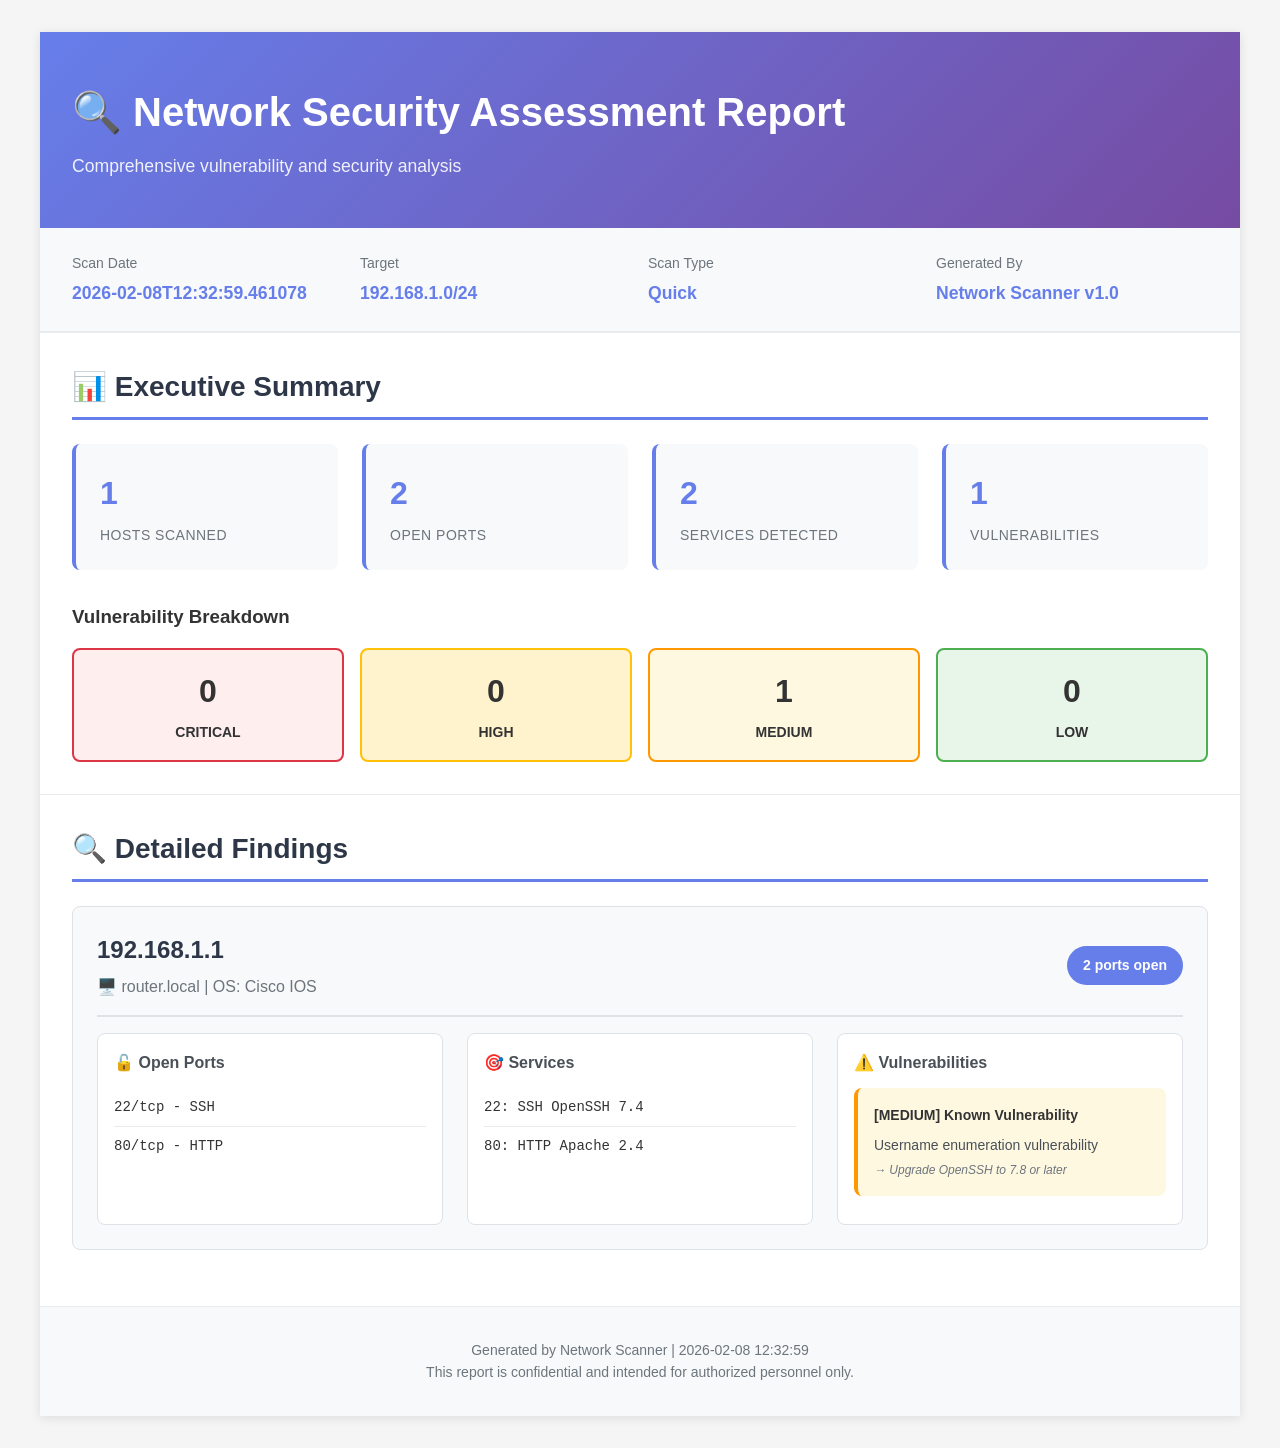
<file: reports/scan_report_20260208_123259.html>
<!DOCTYPE html>
<html lang="en">
<head>
    <meta charset="UTF-8">
    <meta name="viewport" content="width=device-width, initial-scale=1.0">
    <title>Network Security Assessment Report</title>
    <style>
        * {
            margin: 0;
            padding: 0;
            box-sizing: border-box;
        }
        
        body {
            font-family: -apple-system, BlinkMacSystemFont, 'Segoe UI', Roboto, sans-serif;
            background: #f5f5f5;
            color: #333;
            line-height: 1.6;
            padding: 2rem;
        }
        
        .container {
            max-width: 1200px;
            margin: 0 auto;
            background: white;
            box-shadow: 0 2px 10px rgba(0,0,0,0.1);
        }
        
        .header {
            background: linear-gradient(135deg, #667eea 0%, #764ba2 100%);
            color: white;
            padding: 3rem 2rem;
        }
        
        .header h1 {
            font-size: 2.5rem;
            margin-bottom: 0.5rem;
        }
        
        .header p {
            opacity: 0.9;
            font-size: 1.1rem;
        }
        
        .meta {
            background: #f8f9fa;
            padding: 1.5rem 2rem;
            border-bottom: 2px solid #e9ecef;
        }
        
        .meta-grid {
            display: grid;
            grid-template-columns: repeat(auto-fit, minmax(200px, 1fr));
            gap: 1rem;
        }
        
        .meta-item {
            display: flex;
            flex-direction: column;
        }
        
        .meta-label {
            font-size: 0.875rem;
            color: #6c757d;
            margin-bottom: 0.25rem;
        }
        
        .meta-value {
            font-size: 1.1rem;
            font-weight: 600;
            color: #667eea;
        }
        
        .section {
            padding: 2rem;
            border-bottom: 1px solid #e9ecef;
        }
        
        .section h2 {
            font-size: 1.75rem;
            margin-bottom: 1.5rem;
            color: #2d3748;
            border-bottom: 3px solid #667eea;
            padding-bottom: 0.5rem;
        }
        
        .stats-grid {
            display: grid;
            grid-template-columns: repeat(auto-fit, minmax(200px, 1fr));
            gap: 1.5rem;
            margin-bottom: 2rem;
        }
        
        .stat-card {
            background: #f8f9fa;
            padding: 1.5rem;
            border-radius: 8px;
            border-left: 4px solid #667eea;
        }
        
        .stat-value {
            font-size: 2rem;
            font-weight: 700;
            color: #667eea;
            margin-bottom: 0.25rem;
        }
        
        .stat-label {
            font-size: 0.875rem;
            color: #6c757d;
            text-transform: uppercase;
            letter-spacing: 0.5px;
        }
        
        .severity-grid {
            display: grid;
            grid-template-columns: repeat(4, 1fr);
            gap: 1rem;
            margin-top: 1rem;
        }
        
        .severity-card {
            padding: 1rem;
            border-radius: 8px;
            text-align: center;
        }
        
        .severity-card.critical {
            background: #fee;
            border: 2px solid #dc3545;
        }
        
        .severity-card.high {
            background: #fff3cd;
            border: 2px solid #ffc107;
        }
        
        .severity-card.medium {
            background: #fff8e1;
            border: 2px solid #ff9800;
        }
        
        .severity-card.low {
            background: #e8f5e9;
            border: 2px solid #4caf50;
        }
        
        .severity-count {
            font-size: 2rem;
            font-weight: 700;
            margin-bottom: 0.25rem;
        }
        
        .severity-label {
            font-size: 0.875rem;
            text-transform: uppercase;
            font-weight: 600;
        }
        
        .host-card {
            background: #f8f9fa;
            border: 1px solid #dee2e6;
            border-radius: 8px;
            padding: 1.5rem;
            margin-bottom: 1.5rem;
        }
        
        .host-header {
            display: flex;
            justify-content: space-between;
            align-items: center;
            margin-bottom: 1rem;
            padding-bottom: 1rem;
            border-bottom: 2px solid #dee2e6;
        }
        
        .host-title {
            font-size: 1.5rem;
            font-weight: 600;
            color: #2d3748;
        }
        
        .host-badge {
            background: #667eea;
            color: white;
            padding: 0.5rem 1rem;
            border-radius: 20px;
            font-size: 0.875rem;
            font-weight: 600;
        }
        
        .detail-grid {
            display: grid;
            grid-template-columns: repeat(auto-fit, minmax(300px, 1fr));
            gap: 1.5rem;
        }
        
        .detail-section {
            background: white;
            padding: 1rem;
            border-radius: 8px;
            border: 1px solid #dee2e6;
        }
        
        .detail-section h4 {
            font-size: 1rem;
            margin-bottom: 0.75rem;
            color: #495057;
        }
        
        .detail-list {
            list-style: none;
        }
        
        .detail-item {
            padding: 0.5rem 0;
            border-bottom: 1px solid #e9ecef;
            font-family: 'Courier New', monospace;
            font-size: 0.875rem;
        }
        
        .detail-item:last-child {
            border-bottom: none;
        }
        
        .vuln-item {
            padding: 1rem;
            margin-bottom: 0.75rem;
            border-radius: 8px;
            border-left: 4px solid;
        }
        
        .vuln-item.critical {
            background: #fee;
            border-color: #dc3545;
        }
        
        .vuln-item.high {
            background: #fff3cd;
            border-color: #ffc107;
        }
        
        .vuln-item.medium {
            background: #fff8e1;
            border-color: #ff9800;
        }
        
        .vuln-item.low {
            background: #e8f5e9;
            border-color: #4caf50;
        }
        
        .vuln-severity {
            font-weight: 700;
            font-size: 0.875rem;
            margin-bottom: 0.5rem;
        }
        
        .vuln-description {
            font-size: 0.875rem;
            color: #495057;
            margin-bottom: 0.25rem;
        }
        
        .vuln-recommendation {
            font-size: 0.75rem;
            color: #6c757d;
            font-style: italic;
        }
        
        .footer {
            padding: 2rem;
            text-align: center;
            background: #f8f9fa;
            color: #6c757d;
            font-size: 0.875rem;
        }
        
        @media print {
            body {
                padding: 0;
            }
            .container {
                box-shadow: none;
            }
        }
    </style>
</head>
<body>
    <div class="container">
        <!-- Header -->
        <div class="header">
            <h1>🔍 Network Security Assessment Report</h1>
            <p>Comprehensive vulnerability and security analysis</p>
        </div>
        
        <!-- Metadata -->
        <div class="meta">
            <div class="meta-grid">
                <div class="meta-item">
                    <span class="meta-label">Scan Date</span>
                    <span class="meta-value">2026-02-08T12:32:59.461078</span>
                </div>
                <div class="meta-item">
                    <span class="meta-label">Target</span>
                    <span class="meta-value">192.168.1.0/24</span>
                </div>
                <div class="meta-item">
                    <span class="meta-label">Scan Type</span>
                    <span class="meta-value">Quick</span>
                </div>
                <div class="meta-item">
                    <span class="meta-label">Generated By</span>
                    <span class="meta-value">Network Scanner v1.0</span>
                </div>
            </div>
        </div>
        
        <!-- Executive Summary -->
        <div class="section">
            <h2>📊 Executive Summary</h2>
            <div class="stats-grid">
                <div class="stat-card">
                    <div class="stat-value">1</div>
                    <div class="stat-label">Hosts Scanned</div>
                </div>
                <div class="stat-card">
                    <div class="stat-value">2</div>
                    <div class="stat-label">Open Ports</div>
                </div>
                <div class="stat-card">
                    <div class="stat-value">2</div>
                    <div class="stat-label">Services Detected</div>
                </div>
                <div class="stat-card">
                    <div class="stat-value">1</div>
                    <div class="stat-label">Vulnerabilities</div>
                </div>
            </div>
            
            <h3 style="margin-top: 2rem; margin-bottom: 1rem;">Vulnerability Breakdown</h3>
            <div class="severity-grid">
                <div class="severity-card critical">
                    <div class="severity-count">0</div>
                    <div class="severity-label">Critical</div>
                </div>
                <div class="severity-card high">
                    <div class="severity-count">0</div>
                    <div class="severity-label">High</div>
                </div>
                <div class="severity-card medium">
                    <div class="severity-count">1</div>
                    <div class="severity-label">Medium</div>
                </div>
                <div class="severity-card low">
                    <div class="severity-count">0</div>
                    <div class="severity-label">Low</div>
                </div>
            </div>
        </div>
        
        <!-- Detailed Findings -->
        <div class="section">
            <h2>🔍 Detailed Findings</h2>

            <div class="host-card">
                <div class="host-header">
                    <div>
                        <div class="host-title">192.168.1.1</div>
                        <div style="color: #6c757d; margin-top: 0.25rem;">
                            🖥️ router.local | OS: Cisco IOS
                        </div>
                    </div>
                    <div class="host-badge">2 ports open</div>
                </div>
                
                <div class="detail-grid">
                    <!-- Open Ports -->
                    <div class="detail-section">
                        <h4>🔓 Open Ports</h4>
                        <ul class="detail-list">

                            <li class="detail-item">22/tcp - SSH</li>

                            <li class="detail-item">80/tcp - HTTP</li>

                        </ul>
                    </div>
                    
                    <!-- Services -->
                    <div class="detail-section">
                        <h4>🎯 Services</h4>
                        <ul class="detail-list">

                            <li class="detail-item">22: SSH OpenSSH 7.4</li>

                            <li class="detail-item">80: HTTP Apache 2.4</li>

                        </ul>
                    </div>
                    
                    <!-- Vulnerabilities -->
                    <div class="detail-section">
                        <h4>⚠️ Vulnerabilities</h4>

                        <div class="vuln-item medium">
                            <div class="vuln-severity">[MEDIUM] Known Vulnerability</div>
                            <div class="vuln-description">Username enumeration vulnerability</div>

                            <div class="vuln-recommendation">→ Upgrade OpenSSH to 7.8 or later</div>

                        </div>

                    </div>
                </div>
            </div>

        </div>
        
        <!-- Footer -->
        <div class="footer">
            <p>Generated by Network Scanner | 2026-02-08 12:32:59</p>
            <p>This report is confidential and intended for authorized personnel only.</p>
        </div>
    </div>
</body>
</html>
</file>
